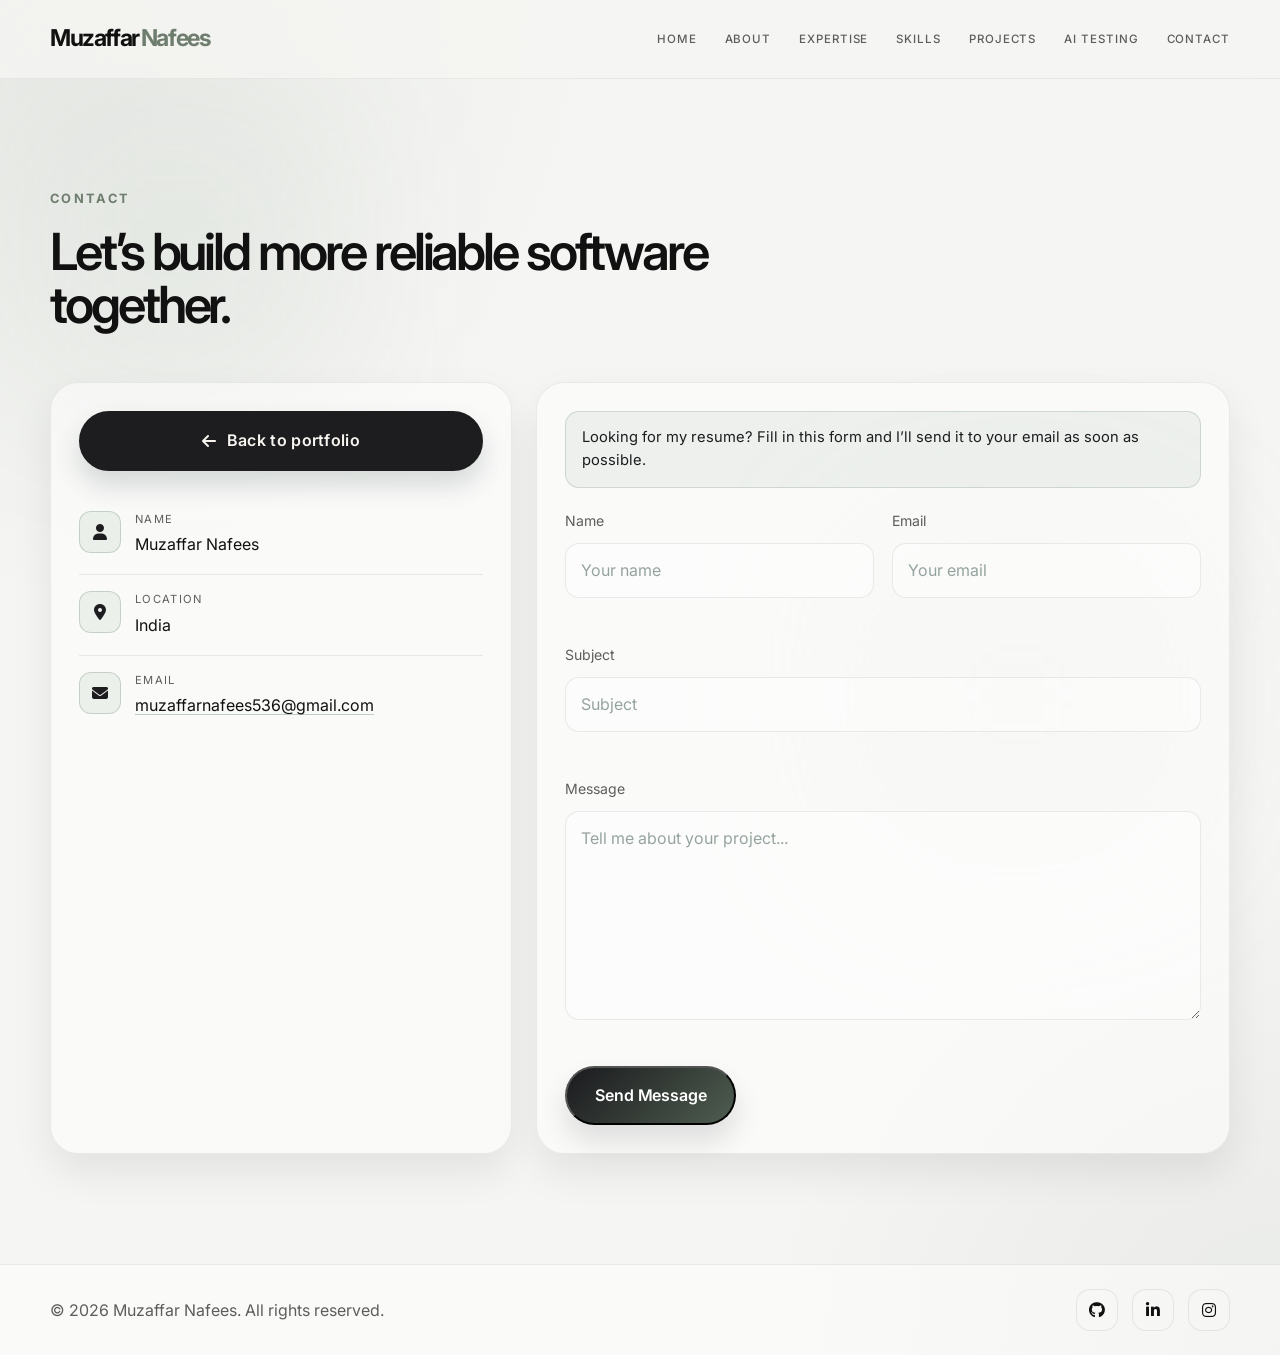
<file: contact.html>
<!DOCTYPE html>
<html lang="en">
  <head>
    <meta charset="UTF-8" />
    <meta name="viewport" content="width=device-width, initial-scale=1.0" />
    <title>Contact Muzaffar Nafees | SDET II</title>
    <meta
      name="description"
      content="Contact Muzaffar Nafees about SDET, test automation, API testing, and quality engineering opportunities."
    />

    

    <link rel="preconnect" href="https://fonts.googleapis.com" />
    <link rel="preconnect" href="https://fonts.gstatic.com" crossorigin />
    <link
      href="https://fonts.googleapis.com/css2?family=Cormorant+Garamond:wght@500;600;700&family=Libre+Baskerville:wght@400;700&family=Inter:wght@400;500;600;700;800&display=swap"
      rel="stylesheet"
    />
    <link
      rel="stylesheet"
      href="https://cdnjs.cloudflare.com/ajax/libs/font-awesome/6.5.2/css/all.min.css"
    />
    <link rel="stylesheet" href="style.css" />
  </head>
  <body>
    <a class="skip-link" href="#main-content">Skip to main content</a>
    <div class="bg-glow glow-1"></div>
    <div class="bg-glow glow-2"></div>

    <header class="site-header">
      <nav class="navbar container" aria-label="Primary navigation">
        <a href="index.html#home" class="brand">Muzaffar<span>Nafees</span></a>

        <button class="nav-toggle" aria-label="Toggle navigation" aria-controls="primary-navigation" aria-expanded="false">
          <span></span>
          <span></span>
          <span></span>
        </button>

        <div class="nav-menu" id="primary-navigation">
          <a href="index.html#home">Home</a>
          <a href="index.html#about">About</a>
          <a href="index.html#expertise">Expertise</a>
          <a href="index.html#skills">Skills</a>
          <a href="index.html#projects">Projects</a>
          <a href="index.html#ai-testing">AI Testing</a>
          <a href="contact.html" aria-current="page">Contact</a>
        </div>
      </nav>
    </header>

    <main id="main-content" tabindex="-1">
      <section class="contact section" id="contact">
        <div class="container">
          <div class="section-heading">
            <p class="eyebrow" id="contact-eyebrow">Contact</p>
            <h1 id="contact-heading">Let’s build more reliable software together.</h1>
          </div>

          <div class="contact-grid">
            <div class="contact-card">
              <a class="btn btn-secondary contact-back" href="index.html">
                <i class="fa-solid fa-arrow-left" aria-hidden="true"></i>
                Back to portfolio
              </a>
              <div class="contact-item">
                <i class="fa-solid fa-user"></i>
                <div>
                  <label>Name</label>
                  <p>Muzaffar Nafees</p>
                </div>
              </div>
              <div class="contact-item">
                <i class="fa-solid fa-location-dot"></i>
                <div>
                  <label>Location</label>
                  <p>India</p>
                </div>
              </div>
              <div class="contact-item">
                <i class="fa-solid fa-envelope"></i>
                <div>
                  <label>Email</label>
                  <a href="mailto:muzaffarnafees536@gmail.com">muzaffarnafees536@gmail.com</a>
                </div>
              </div>
            </div>

            <form class="contact-form" novalidate>
              <div class="resume-note" id="resume-note" role="status" aria-live="polite">
                Looking for my resume? Fill in this form and I’ll send it to your email as soon as possible.
              </div>

              <div class="field-row">
                <div class="field">
                  <label for="name">Name</label>
                  <input id="name" type="text" placeholder="Your name" autocomplete="name" aria-describedby="name-error" />
                  <div class="error-message" id="name-error" aria-live="polite"></div>
                </div>
                <div class="field">
                  <label for="email">Email</label>
                  <input id="email" type="email" placeholder="Your email" autocomplete="email" aria-describedby="email-error" />
                  <div class="error-message" id="email-error" aria-live="polite"></div>
                </div>
              </div>

              <div class="field">
                <label for="subject">Subject</label>
                <input id="subject" type="text" placeholder="Subject" aria-describedby="subject-error" />
                <div class="error-message" id="subject-error" aria-live="polite"></div>
              </div>

              <div class="field">
                <label for="message">Message</label>
                <textarea id="message" rows="7" placeholder="Tell me about your project..." aria-describedby="message-error"></textarea>
                <div class="error-message" id="message-error" aria-live="polite"></div>
              </div>

              <div class="status-message" id="form-status" role="status" aria-live="polite"></div>
              <button type="submit" class="btn btn-primary">Send Message</button>
            </form>
          </div>
        </div>
      </section>
    </main>

    <footer class="site-footer">
      <div class="container footer-wrap">
        <p>© 2026 Muzaffar Nafees. All rights reserved.</p>
        <div class="socials">
          <a href="https://github.com/MuzaffarNafees" target="_blank" rel="noreferrer" aria-label="GitHub">
            <i class="fa-brands fa-github"></i>
          </a>
          <a href="https://www.linkedin.com/in/muzaffar-nafees-b33689193/" target="_blank" rel="noreferrer" aria-label="LinkedIn">
            <i class="fa-brands fa-linkedin-in"></i>
          </a>
          <a href="https://www.instagram.com/muzaffar.nafees/?hl=en" target="_blank" rel="noreferrer" aria-label="Instagram">
            <i class="fa-brands fa-instagram"></i>
          </a>
        </div>
      </div>
    </footer>

    <script src="script.js"></script>
  </body>
</html>
</file>
<file: style.css>
:root {
  --bg: #f5f5f3;
  --bg-soft: #f0f2ee;
  --panel: rgba(255, 255, 255, 0.72);
  --panel-strong: #ffffff;
  --card: rgba(255, 255, 255, 0.82);
  --surface: rgba(17, 17, 17, 0.025);
  --line: rgba(17, 17, 17, 0.08);
  --text: #111111;
  --muted: #5d5d5d;
  --primary: #6e7d6d;
  --secondary: #dfe6df;
  --accent: #1d1d1f;
  --shadow: 0 18px 40px rgba(17, 17, 17, 0.08);
  --shadow-soft: 0 12px 30px rgba(17, 17, 17, 0.04);
}

* {
  margin: 0;
  padding: 0;
  box-sizing: border-box;
}

html {
  scroll-behavior: smooth;
}

body {
  font-family: "Inter", sans-serif;
  background:
    radial-gradient(circle at top left, rgba(125, 142, 126, 0.11), transparent 32%),
    radial-gradient(circle at bottom right, rgba(160, 174, 160, 0.14), transparent 28%),
    var(--bg);
  color: var(--text);
  line-height: 1.6;
  -webkit-font-smoothing: antialiased;
  text-rendering: optimizeLegibility;
  overflow-x: hidden;
}

.scroll-progress {
  position: fixed;
  top: 0;
  left: 0;
  z-index: 100;
  width: 0;
  height: 3px;
  background: linear-gradient(90deg, var(--accent), var(--primary));
  box-shadow: 0 0 14px rgba(121, 151, 127, 0.65);
  pointer-events: none;
}

.cursor-glow {
  position: fixed;
  top: 0;
  left: 0;
  z-index: 0;
  width: 220px;
  height: 220px;
  border-radius: 50%;
  background: rgba(121, 151, 127, 0.1);
  filter: blur(34px);
  opacity: 0;
  pointer-events: none;
  transform: translate(-50%, -50%);
  transition: opacity 0.3s ease;
}

@keyframes fadeInUp {
  from {
    opacity: 0;
    transform: translateY(24px);
  }
  to {
    opacity: 1;
    transform: translateY(0);
  }
}

@keyframes floatCard {
  0%, 100% {
    transform: translateY(0px);
  }
  50% {
    transform: translateY(-12px);
  }
}

@keyframes pulseGlow {
  0%, 100% {
    opacity: 0.45;
  }
  50% {
    opacity: 0.9;
  }
}

@keyframes transitionRise {
  from {
    opacity: 0;
    transform: translateY(18px);
  }
  to {
    opacity: 1;
    transform: translateY(0);
  }
}

@keyframes transitionMark {
  from {
    transform: translateX(-42px);
  }
  to {
    transform: translateX(142px);
  }
}

.page-transition {
  position: fixed;
  inset: 0;
  z-index: 200;
  display: grid;
  place-content: center;
  gap: 20px;
  background: var(--accent);
  color: #f8f5f1;
  text-align: center;
  animation: transitionRise 0.42s ease both;
}

.page-transition-brand {
  font-family: "Inter", sans-serif;
  font-size: clamp(1.45rem, 3vw, 2rem);
  font-weight: 700;
  letter-spacing: -0.045em;
}

.page-transition-brand span {
  margin-left: 0.08em;
  color: var(--secondary);
}

.page-transition-mark {
  position: relative;
  width: 100px;
  height: 1px;
  overflow: hidden;
  background: rgba(217, 225, 210, 0.28);
}

.page-transition-mark span {
  display: block;
  width: 42px;
  height: 1px;
  background: var(--secondary);
  animation: transitionMark 0.8s cubic-bezier(0.65, 0, 0.35, 1) infinite;
}

body.is-leaving > *:not(.page-transition) {
  pointer-events: none;
}

img {
  max-width: 100%;
  display: block;
}

a {
  color: inherit;
  text-decoration: none;
}

:focus-visible {
  outline: 3px solid var(--primary);
  outline-offset: 4px;
}

.skip-link {
  position: fixed;
  top: 12px;
  left: 12px;
  z-index: 100;
  padding: 10px 14px;
  border-radius: 10px;
  background: var(--accent);
  color: #f8f5f1;
  transform: translateY(-160%);
  transition: transform 0.2s ease;
}

.skip-link:focus {
  transform: translateY(0);
}

button,
input,
textarea {
  font: inherit;
}

.container {
  width: min(1180px, calc(100% - 32px));
  margin: 0 auto;
}

section,
article,
.container,
.hero-copy,
.hero-visual,
.about-card,
.info-card,
.project-card,
.contact-card,
.contact-form {
  min-width: 0;
}

.section {
  padding: 110px 0;
}

.alt-section {
  background: rgba(255, 255, 255, 0.02);
  border-top: 1px solid var(--line);
  border-bottom: 1px solid var(--line);
}

.eyebrow {
  font-size: 0.8rem;
  text-transform: uppercase;
  letter-spacing: 0.18em;
  color: var(--primary);
  font-weight: 700;
  margin-bottom: 16px;
}

.section-heading {
  max-width: 720px;
  margin-bottom: 52px;
}

.section-heading h1,
.section-heading h2 {
  font-size: clamp(2.4rem, 4vw, 3.5rem);
  line-height: 1.02;
  letter-spacing: -0.06em;
  font-family: "Inter", sans-serif;
  font-weight: 600;
}

.bg-glow {
  position: fixed;
  filter: blur(90px);
  opacity: 0.5;
  pointer-events: none;
  z-index: 0;
  animation: pulseGlow 7s ease-in-out infinite;
}

.glow-1 {
  width: 300px;
  height: 300px;
  background: rgba(126, 163, 135, 0.18);
  top: 10%;
  left: 2%;
}

.glow-2 {
  width: 320px;
  height: 320px;
  background: rgba(196, 211, 188, 0.26);
  bottom: 5%;
  right: 8%;
}

.site-header,
main,
.site-footer {
  position: relative;
  z-index: 1;
}

.site-header {
  position: sticky;
  top: 0;
  z-index: 20;
  backdrop-filter: blur(18px);
  background: rgba(245, 245, 243, 0.8);
  border-bottom: 1px solid rgba(17, 17, 17, 0.06);
}

.navbar {
  display: flex;
  align-items: center;
  justify-content: space-between;
  min-height: 78px;
}

.brand {
  font-size: clamp(1.45rem, 1.5vw, 1.8rem);
  font-weight: 700;
  letter-spacing: -0.06em;
  font-family: "Inter", sans-serif;
  line-height: 1;
  color: var(--text);
}

.brand span {
  margin-left: 0.08em;
  color: var(--primary);
  font-weight: 700;
}

.nav-menu {
  display: flex;
  align-items: center;
  gap: 28px;
}

.nav-menu a {
  position: relative;
  color: var(--muted);
  font-weight: 500;
  letter-spacing: 0.08em;
  text-transform: uppercase;
  font-size: 0.72rem;
  transition: color 0.2s ease;
}

.nav-menu a:hover {
  color: var(--text);
}

.nav-menu a.is-current {
  color: var(--accent);
}

.nav-menu a.is-current::after {
  content: "";
  position: absolute;
  right: 0;
  bottom: -9px;
  left: 0;
  height: 2px;
  border-radius: 99px;
  background: var(--primary);
}

.nav-toggle {
  display: none;
  width: 44px;
  height: 44px;
  padding: 10px;
  border: 1px solid var(--line);
  border-radius: 12px;
  background: rgba(255, 255, 255, 0.55);
  color: var(--text);
  cursor: pointer;
}

.nav-toggle:hover {
  border-color: rgba(65, 93, 79, 0.35);
}

.nav-toggle span {
  display: block;
  height: 2px;
  margin: 4px 0;
  border-radius: 99px;
  background: currentColor;
}

.hero {
  padding: 110px 0 80px;
}

.hero-grid {
  display: grid;
  grid-template-columns: 1.2fr 0.8fr;
  align-items: center;
  gap: 48px;
}

.hero-copy {
  width: 100%;
  animation: fadeInUp 0.9s ease both;
}

.hero-copy h1 {
  display: block;
  font-size: clamp(3rem, 4.8vw, 6.3rem);
  line-height: 0.9;
  letter-spacing: -0.08em;
  max-width: 760px;
  font-family: "Inter", sans-serif;
  font-weight: 600;
  margin-top: 28px;
  color: var(--text);
  text-shadow: 0 10px 30px rgba(17, 17, 17, 0.02);
}

.headline-line {
  display: block;
  white-space: normal;
}

.headline-line + .headline-line {
  margin-top: 0.12em;
}

.highlight {
  color: var(--primary);
  font-style: normal;
  font-weight: 600;
}

.subtitle {
  font-size: clamp(1.06rem, 1.4vw, 1.4rem);
  color: var(--muted);
  max-width: 700px;
  margin-top: 22px;
  font-weight: 400;
  line-height: 1.65;
}

.typewriter-wrap {
  display: flex;
  align-items: center;
  flex-wrap: wrap;
  gap: 10px;
  margin-top: 18px;
  font-size: 0.9rem;
  color: var(--text);
  letter-spacing: 0.18em;
  text-transform: uppercase;
}

.static-text {
  color: var(--muted);
}

.typed-text {
  color: var(--accent);
  font-weight: 700;
}

.cta-row {
  display: flex;
  flex-wrap: wrap;
  gap: 18px;
  margin-top: 32px;
}

.btn {
  position: relative;
  overflow: hidden;
  display: inline-flex;
  align-items: center;
  justify-content: center;
  border-radius: 999px;
  padding: 15px 28px;
  font-weight: 600;
  letter-spacing: -0.01em;
  transition: transform 0.2s ease, box-shadow 0.2s ease, border-color 0.2s ease;
}

.ripple {
  position: absolute;
  width: 12px;
  height: 12px;
  border-radius: 50%;
  background: rgba(255, 255, 255, 0.42);
  pointer-events: none;
  transform: translate(-50%, -50%) scale(0);
  animation: ripple 0.6s ease-out forwards;
}

@keyframes ripple {
  to {
    opacity: 0;
    transform: translate(-50%, -50%) scale(18);
  }
}

.btn:hover {
  transform: translateY(-4px) scale(1.02);
  box-shadow: 0 22px 34px rgba(46, 69, 61, 0.16);
}

.btn-primary {
  color: #ffffff;
  background: linear-gradient(135deg, #1a1a1d, #4f5d50);
  box-shadow: 0 16px 28px rgba(17, 17, 17, 0.12);
}

.btn-secondary {
  background: rgba(255, 255, 255, 0.35);
  border: 1px solid rgba(17, 17, 17, 0.08);
  color: var(--text);
}

.mini-stats {
  display: grid;
  grid-template-columns: repeat(3, minmax(120px, 1fr));
  gap: 18px;
  margin-top: 42px;
  max-width: 540px;
}

.mini-stats div {
  padding: 18px 16px;
  background: rgba(255, 255, 255, 0.42);
  border: 1px solid rgba(17, 17, 17, 0.06);
  border-radius: 20px;
  backdrop-filter: blur(6px);
  animation: floatCard 5.2s ease-in-out infinite;
  transition: transform 0.25s ease, box-shadow 0.25s ease;
  box-shadow: var(--shadow-soft);
}

.mini-stats div:hover {
  transform: translateY(-6px);
  box-shadow: 0 18px 30px rgba(31, 51, 42, 0.08);
}

.mini-stats div:nth-child(2) {
  animation-delay: 1s;
}

.mini-stats div:nth-child(3) {
  animation-delay: 2s;
}

.mini-stats strong {
  display: block;
  font-size: 1.4rem;
  margin-bottom: 6px;
  color: var(--primary);
}

.mini-stats span {
  color: var(--muted);
  font-size: 0.88rem;
}

.hero-visual {
  display: flex;
  justify-content: center;
}

.profile-card {
  width: min(440px, 100%);
  padding: 18px;
  border-radius: 30px;
  background: linear-gradient(180deg, rgba(255, 255, 255, 0.9), rgba(246, 246, 244, 0.96));
  border: 1px solid rgba(17, 17, 17, 0.06);
  box-shadow: 0 28px 70px rgba(17, 17, 17, 0.08);
  transform: perspective(1200px) rotateY(-6deg) rotateX(2deg);
  transition: transform 0.35s ease, box-shadow 0.35s ease;
  animation: floatCard 6.5s ease-in-out infinite;
}

.profile-card:hover {
  transform: perspective(1200px) rotateY(0deg) rotateX(0deg) translateY(-10px);
  box-shadow: 0 32px 70px rgba(17, 17, 17, 0.12);
}

.profile-image-wrap {
  overflow: hidden;
  border-radius: 24px;
  background: linear-gradient(180deg, rgba(126, 163, 135, 0.12), rgba(196, 211, 188, 0.18));
}

.profile-image-wrap img {
  width: 100%;
  height: 520px;
  object-fit: cover;
  border-radius: 24px;
}

.profile-badges {
  display: flex;
  flex-wrap: wrap;
  gap: 10px;
  margin-top: 18px;
}

.profile-badges span {
  display: inline-flex;
  align-items: center;
  gap: 8px;
  background: rgba(255, 255, 255, 0.42);
  border: 1px solid var(--line);
  padding: 10px 14px;
  border-radius: 999px;
  color: var(--muted);
  font-size: 0.9rem;
}

.about-grid {
  display: grid;
  grid-template-columns: 1.3fr 1fr 0.9fr;
  gap: 22px;
}

.about-card,
.info-card,
.contact-card,
.contact-form,
.ai-panel,
.quote-panel,
.project-card {
  background: rgba(255, 255, 255, 0.5);
  border: 1px solid rgba(31, 51, 42, 0.08);
  border-radius: 28px;
  box-shadow: var(--shadow);
  transition: transform 0.25s ease, box-shadow 0.25s ease, border-color 0.25s ease;
}

.about-card:hover,
.info-card:hover,
.contact-card:hover,
.contact-form:hover,
.ai-panel:hover,
.quote-panel:hover,
.project-card:hover {
  transform: translateY(-8px);
  box-shadow: 0 22px 42px rgba(31, 51, 42, 0.11);
  border-color: rgba(121, 151, 127, 0.28);
}

.tilt-card {
  transform: perspective(900px) rotateX(var(--tilt-x, 0deg)) rotateY(var(--tilt-y, 0deg));
}

.tilt-card:hover {
  transform: perspective(900px) rotateX(var(--tilt-x, 0deg)) rotateY(var(--tilt-y, 0deg)) translateY(-8px);
}

.reveal {
  opacity: 0;
  transform: translateY(24px);
  transition: opacity 0.7s ease, transform 0.7s ease;
}

.reveal.is-visible {
  opacity: 1;
  transform: translateY(0);
}

.reveal.is-visible.tilt-card {
  transform: perspective(900px) rotateX(var(--tilt-x, 0deg)) rotateY(var(--tilt-y, 0deg));
}

.reveal.is-visible.tilt-card:hover {
  transform: perspective(900px) rotateX(var(--tilt-x, 0deg)) rotateY(var(--tilt-y, 0deg)) translateY(-8px);
}

.about-card {
  padding: 28px;
}

.intro-card p {
  color: var(--muted);
  margin-bottom: 16px;
}

.highlight-card h3 {
  font-size: 2rem;
  margin: 12px 0 16px;
  letter-spacing: -0.05em;
}

.mini-label {
  display: inline-block;
  padding: 8px 12px;
  border-radius: 999px;
  background: rgba(126, 163, 135, 0.12);
  border: 1px solid rgba(65, 93, 79, 0.2);
  color: var(--accent);
  font-size: 0.75rem;
  text-transform: uppercase;
  letter-spacing: 0.08em;
}

.highlight-card ul,
.info-card ul,
.ai-panel ul {
  list-style: none;
  display: grid;
  gap: 10px;
  color: var(--muted);
}

.highlight-card li::before,
.info-card li::before,
.ai-panel li::before {
  content: "•";
  color: var(--accent);
  margin-right: 8px;
}

.metrics-card {
  display: grid;
  gap: 18px;
}

.metric {
  padding: 18px 16px;
  border-radius: 18px;
  background: rgba(255, 255, 255, 0.03);
  border: 1px solid var(--line);
}

.metric strong {
  display: block;
  font-size: 1.2rem;
  color: var(--primary);
}

.metric span {
  color: var(--muted);
}

.cards-grid {
  display: grid;
  gap: 22px;
}

.three-up {
  grid-template-columns: repeat(3, minmax(0, 1fr));
}

.info-card {
  padding: 28px 24px;
}

.icon-wrap {
  width: 62px;
  height: 62px;
  border-radius: 18px;
  display: grid;
  place-items: center;
  background: linear-gradient(135deg, rgba(126, 163, 135, 0.12), rgba(196, 211, 188, 0.18));
  border: 1px solid rgba(65, 93, 79, 0.2);
  color: var(--accent);
  font-size: 1.5rem;
  margin-bottom: 18px;
}

.info-card h3 {
  margin-bottom: 14px;
  font-size: 1.5rem;
  letter-spacing: -0.04em;
}

.stack-layout {
  display: grid;
  grid-template-columns: repeat(2, minmax(0, 1fr));
  gap: 24px;
}

.stack-block {
  padding: 24px;
  border-radius: 22px;
  background: rgba(255, 255, 255, 0.38);
  border: 1px solid var(--line);
}

.stack-block h3 {
  margin-bottom: 18px;
  font-size: 1.2rem;
}

.chip-group {
  display: flex;
  flex-wrap: wrap;
  gap: 10px;
}

.chip-group span {
  background: rgba(255, 255, 255, 0.58);
  border: 1px solid var(--line);
  color: var(--text);
  padding: 10px 14px;
  border-radius: 999px;
  font-size: 0.9rem;
}

.projects-grid {
  display: grid;
  grid-template-columns: repeat(3, minmax(0, 1fr));
  gap: 24px;
}

.project-card {
  padding: 26px 22px;
}

.project-tag {
  display: inline-block;
  margin-bottom: 14px;
  padding: 8px 10px;
  border-radius: 999px;
  background: rgba(121, 151, 127, 0.1);
  border: 1px solid rgba(121, 151, 127, 0.22);
  color: var(--accent);
  text-transform: uppercase;
  letter-spacing: 0.08em;
  font-size: 0.7rem;
  font-weight: 700;
}

.project-card h3 {
  margin-bottom: 12px;
  font-size: 1.7rem;
  letter-spacing: -0.05em;
}

.project-card p,
.project-card li {
  color: var(--muted);
}

.project-card ul {
  list-style: none;
  display: grid;
  gap: 10px;
  margin-top: 16px;
}

.project-card li::before {
  content: "•";
  color: var(--primary);
  margin-right: 8px;
}

.project-meta {
  display: flex;
  flex-wrap: wrap;
  gap: 8px;
  margin-top: 18px;
}

.project-meta span {
  display: inline-flex;
  padding: 8px 12px;
  border-radius: 999px;
  background: rgba(255, 255, 255, 0.58);
  border: 1px solid var(--line);
  color: var(--text);
  font-size: 0.76rem;
}

.ai-grid {
  display: grid;
  grid-template-columns: 1.3fr 0.7fr;
  gap: 22px;
}

.ai-panel,
.quote-panel {
  padding: 28px;
}

.quote-panel {
  display: grid;
  place-items: center;
  background: linear-gradient(135deg, rgba(126, 163, 135, 0.1), rgba(196, 211, 188, 0.18));
}

.quote-panel p {
  font-size: clamp(1.5rem, 3vw, 2.2rem);
  line-height: 1.1;
  font-family: "Cormorant Garamond", serif;
  letter-spacing: -0.02em;
  font-weight: 600;
}

.architecture-flow {
  display: flex;
  flex-direction: column;
  align-items: center;
  gap: 12px;
}

.flow-block,
.multi-stack {
  background: rgba(255, 255, 255, 0.4);
  border: 1px solid var(--line);
  border-radius: 16px;
  padding: 16px 22px;
  text-align: center;
  min-width: min(100%, 360px);
  font-weight: 600;
}

.flow-block {
  color: var(--text);
  cursor: pointer;
  font: inherit;
  transition: transform 0.25s ease, background 0.25s ease, border-color 0.25s ease, box-shadow 0.25s ease;
}

.flow-block:hover,
.flow-block.is-active {
  transform: translateX(8px);
  background: rgba(121, 151, 127, 0.14);
  border-color: rgba(65, 93, 79, 0.36);
  box-shadow: 0 12px 26px rgba(31, 51, 42, 0.1);
}

.flow-block.is-pulse {
  animation: architecturePulse 0.7s ease both;
}

@keyframes architecturePulse {
  0% {
    box-shadow: 0 0 0 0 rgba(121, 151, 127, 0.45);
  }
  60% {
    box-shadow: 0 0 0 12px rgba(121, 151, 127, 0);
  }
  100% {
    box-shadow: 0 12px 26px rgba(31, 51, 42, 0.1);
  }
}

.architecture-intro {
  max-width: 600px;
  margin-top: 18px;
  color: var(--muted);
}

.architecture-detail {
  display: grid;
  grid-template-columns: 0.8fr 1.5fr auto;
  align-items: center;
  gap: 24px;
  margin: 32px auto 0;
  padding: 22px 24px;
  max-width: 860px;
  border: 1px solid rgba(121, 151, 127, 0.24);
  border-radius: 22px;
  background: rgba(255, 255, 255, 0.54);
  box-shadow: var(--shadow);
}

.architecture-detail-label {
  display: block;
  margin-bottom: 6px;
  color: var(--primary);
  font-size: 0.7rem;
  font-weight: 700;
  letter-spacing: 0.14em;
  text-transform: uppercase;
}

.architecture-detail h3 {
  font-family: "Cormorant Garamond", serif;
  font-size: 1.8rem;
  line-height: 1;
}

.architecture-detail p {
  color: var(--muted);
}

.architecture-play {
  display: inline-flex;
  align-items: center;
  gap: 9px;
  min-height: 44px;
  padding: 10px 15px;
  border: 1px solid rgba(65, 93, 79, 0.22);
  border-radius: 999px;
  background: var(--accent);
  color: #f8f5f1;
  cursor: pointer;
  font-weight: 700;
  white-space: nowrap;
  transition: transform 0.2s ease, box-shadow 0.2s ease;
}

.architecture-play:hover {
  transform: translateY(-3px);
  box-shadow: 0 12px 24px rgba(46, 69, 61, 0.18);
}

.architecture-play.is-complete {
  background: var(--primary);
}

.architecture-progress {
  width: min(860px, 100%);
  height: 5px;
  margin: 18px auto 0;
  overflow: hidden;
  border-radius: 999px;
  background: rgba(121, 151, 127, 0.14);
}

.architecture-progress span {
  display: block;
  width: 16.66%;
  height: 100%;
  border-radius: inherit;
  background: linear-gradient(90deg, var(--primary), var(--accent));
  transition: width 0.45s ease;
}

.architecture-status {
  margin-top: 10px;
  color: var(--muted);
  font-size: 0.82rem;
  text-align: center;
}

.multi-stack {
  display: flex;
  flex-wrap: wrap;
  justify-content: center;
  gap: 10px;
  min-width: min(100%, 440px);
}

.multi-stack span {
  border-radius: 999px;
  padding: 8px 12px;
  background: rgba(255, 255, 255, 0.58);
  border: 1px solid var(--line);
}

.connector {
  position: relative;
  color: var(--primary);
  font-size: 1.1rem;
  transition: color 0.25s ease, transform 0.25s ease;
}

.connector.is-live {
  color: var(--accent);
  transform: scale(1.22);
}

.connector.is-live::after {
  content: "";
  position: absolute;
  top: 50%;
  left: 50%;
  width: 8px;
  height: 8px;
  border-radius: 50%;
  background: var(--primary);
  box-shadow: 0 0 0 5px rgba(121, 151, 127, 0.16);
  transform: translate(-50%, -50%);
  animation: signalTravel 0.7s ease-in-out both;
}

@keyframes signalTravel {
  0% {
    opacity: 0;
    transform: translate(-50%, -90%);
  }
  45% {
    opacity: 1;
  }
  100% {
    opacity: 0;
    transform: translate(-50%, 90%);
  }
}

.contact-grid {
  display: grid;
  grid-template-columns: 0.8fr 1.2fr;
  gap: 24px;
}

.contact-card,
.contact-form {
  padding: 28px;
}

.contact-back {
  width: 100%;
  min-height: 58px;
  margin: 0 0 24px;
  gap: 10px;
  border: 2px solid var(--accent);
  background: var(--accent);
  color: #f8f5f1;
  box-shadow: 0 14px 26px rgba(46, 69, 61, 0.18);
  letter-spacing: 0.02em;
}

.contact-back:hover {
  background: var(--text);
  border-color: var(--text);
  box-shadow: 0 18px 32px rgba(46, 69, 61, 0.24);
}

.contact-item {
  display: flex;
  align-items: flex-start;
  gap: 14px;
  padding: 16px 0;
  border-bottom: 1px solid var(--line);
}

.contact-item:last-child {
  border-bottom: none;
}

.contact-item i {
  display: inline-grid;
  place-items: center;
  width: 42px;
  height: 42px;
  border-radius: 12px;
  color: var(--primary);
  background: rgba(102, 217, 239, 0.08);
  border: 1px solid rgba(102, 217, 239, 0.2);
}

.contact-item label {
  display: block;
  text-transform: uppercase;
  letter-spacing: 0.12em;
  color: var(--muted);
  font-size: 0.7rem;
  margin-bottom: 4px;
}

.contact-item p,
.contact-item a {
  color: var(--text);
  overflow-wrap: anywhere;
}

.contact-item a {
  text-decoration: underline;
  text-decoration-color: rgba(121, 151, 127, 0.45);
  text-underline-offset: 3px;
}

.field-row {
  display: grid;
  grid-template-columns: repeat(2, minmax(0, 1fr));
  gap: 18px;
}

.field {
  display: grid;
  gap: 10px;
  margin-bottom: 18px;
}

.field label {
  color: var(--muted);
  font-size: 0.88rem;
}

.field input,
.field textarea {
  width: 100%;
  min-height: 48px;
  background: rgba(255, 255, 255, 0.4);
  border: 1px solid var(--line);
  border-radius: 14px;
  padding: 14px 15px;
  color: var(--text);
  resize: vertical;
  transition: border-color 0.2s ease, box-shadow 0.2s ease, transform 0.2s ease;
}

.field input::placeholder,
.field textarea::placeholder {
  color: rgba(24, 56, 47, 0.45);
}

.field input:focus,
.field textarea:focus {
  outline: none;
  border-color: rgba(65, 93, 79, 0.7);
  box-shadow: 0 0 0 4px rgba(121, 151, 127, 0.12);
}

.field.has-error input,
.field.has-error textarea {
  border-color: #c25a5a;
  box-shadow: 0 0 0 4px rgba(194, 90, 90, 0.08);
}

.error-message {
  min-height: 18px;
  font-size: 0.78rem;
  color: #b14a4a;
}

.status-message {
  display: none;
  margin-bottom: 16px;
  padding: 12px 14px;
  border-radius: 12px;
  font-size: 0.9rem;
}

.status-message.visible {
  display: block;
}

.status-message.error {
  background: rgba(194, 90, 90, 0.08);
  border: 1px solid rgba(194, 90, 90, 0.2);
  color: #8e3232;
}

.status-message.success {
  background: rgba(76, 143, 110, 0.08);
  border: 1px solid rgba(76, 143, 110, 0.2);
  color: #2d684d;
}

.resume-note {
  margin-bottom: 22px;
  padding: 14px 16px;
  border: 1px solid rgba(121, 151, 127, 0.28);
  border-radius: 14px;
  background: rgba(121, 151, 127, 0.1);
  color: var(--accent);
  font-size: 0.92rem;
}

.site-footer {
  border-top: 1px solid var(--line);
  background: rgba(255, 255, 255, 0.52);
}

.footer-wrap {
  display: flex;
  align-items: center;
  justify-content: space-between;
  min-height: 90px;
  gap: 18px;
}

.footer-wrap p {
  color: var(--muted);
}

.socials {
  display: flex;
  align-items: center;
  gap: 14px;
}

.socials a {
  width: 42px;
  height: 42px;
  display: grid;
  place-items: center;
  border-radius: 14px;
  border: 1px solid var(--line);
  background: rgba(255, 255, 255, 0.02);
  color: var(--text);
}

@media (max-width: 980px) {
  .hero-grid,
  .about-grid,
  .contact-grid,
  .ai-grid,
  .three-up,
  .stack-layout,
  .projects-grid {
    grid-template-columns: 1fr;
  }

  .nav-toggle {
    display: block;
  }

  .nav-menu {
    position: absolute;
    top: 100%;
    left: 0;
    right: 0;
    display: none;
    flex-direction: column;
    align-items: flex-start;
    padding: 18px 16px 24px;
    background: rgba(244, 241, 234, 0.97);
    backdrop-filter: blur(18px);
    border-bottom: 1px solid var(--line);
    box-shadow: var(--shadow);
    max-height: calc(100vh - 80px);
    overflow-y: auto;
  }

  .nav-menu.is-open {
    display: flex;
  }

  .nav-menu a {
    width: 100%;
    padding: 12px 4px;
    border-bottom: 1px solid rgba(31, 51, 42, 0.06);
  }

  .hero {
    padding-top: 70px;
  }

  .hero-visual {
    margin-top: 10px;
  }
}

@media (max-width: 640px) {
  .container {
    width: min(100% - 24px, 520px);
  }

  .section {
    padding: 72px 0;
  }

  .navbar {
    min-height: 68px;
  }

  .brand {
    font-size: 1.65rem;
  }

  .hero {
    padding: 58px 0 64px;
  }

  .hero-copy h1 {
    font-size: clamp(2.8rem, 14vw, 4.6rem);
    line-height: 0.92;
    letter-spacing: -0.065em;
    margin-top: 22px;
  }

  .subtitle {
    font-size: 1.05rem;
    line-height: 1.5;
  }

  .typewriter-wrap {
    align-items: flex-start;
    flex-direction: column;
    gap: 3px;
    font-size: 0.76rem;
    line-height: 1.4;
  }

  .section-heading {
    margin-bottom: 34px;
  }

  .section-heading h1,
  .section-heading h2 {
    font-size: clamp(2rem, 10vw, 3rem);
    line-height: 1.05;
  }

  .mini-stats,
  .field-row {
    grid-template-columns: 1fr;
  }

  .profile-image-wrap img {
    height: min(420px, 105vw);
  }

  .profile-card,
  .about-card,
  .info-card,
  .project-card,
  .ai-panel,
  .quote-panel,
  .contact-card,
  .contact-form {
    border-radius: 22px;
  }

  .profile-card {
    padding: 12px;
  }

  .profile-image-wrap,
  .profile-image-wrap img {
    border-radius: 17px;
  }

  .profile-badges {
    gap: 8px;
    margin-top: 12px;
  }

  .profile-badges span {
    padding: 8px 10px;
    font-size: 0.78rem;
  }

  .cta-row {
    flex-direction: column;
    align-items: stretch;
  }

  .btn {
    width: 100%;
  }

  .mini-stats {
    gap: 12px;
    margin-top: 30px;
  }

  .mini-stats div {
    padding: 14px 12px;
  }

  .mini-stats strong {
    font-size: 1.15rem;
  }

  .mini-stats span {
    font-size: 0.78rem;
  }

  .field-row {
    gap: 0;
  }

  .contact-item {
    gap: 10px;
  }

  .contact-item i {
    flex: 0 0 38px;
    width: 38px;
    height: 38px;
  }

  .flow-block,
  .multi-stack {
    min-width: 0;
    width: 100%;
  }

  .architecture-detail {
    grid-template-columns: 1fr;
    gap: 14px;
    padding: 20px;
  }

  .architecture-play {
    justify-content: center;
    width: 100%;
  }

  .footer-wrap {
    flex-direction: column;
    text-align: center;
    padding: 24px 0;
  }
}

@media (max-width: 360px) {
  .container {
    width: calc(100% - 20px);
  }

  .hero-copy h1 {
    font-size: 2.55rem;
  }

  .eyebrow {
    font-size: 0.7rem;
    letter-spacing: 0.13em;
  }

  .section {
    padding: 60px 0;
  }

  .about-card,
  .info-card,
  .project-card,
  .ai-panel,
  .quote-panel,
  .contact-card,
  .contact-form {
    padding: 20px 16px;
  }

  .profile-badges span {
    width: 100%;
    justify-content: center;
  }

  .flow-block,
  .multi-stack {
    padding-left: 14px;
    padding-right: 14px;
  }
}

@media (prefers-reduced-motion: reduce) {
  html {
    scroll-behavior: auto;
  }

  *,
  *::before,
  *::after {
    animation-duration: 0.01ms !important;
    animation-iteration-count: 1 !important;
    transition-duration: 0.01ms !important;
  }

  .cursor-glow,
  .ripple {
    display: none;
  }
}

@media (hover: none), (pointer: coarse) {
  .cursor-glow {
    display: none;
  }
}

.contact-item i {
  color: var(--accent);
  background: rgba(126, 163, 135, 0.12);
  border: 1px solid rgba(65, 93, 79, 0.22);
}

.socials a:hover {
  border-color: rgba(65, 93, 79, 0.3);
  transform: translateY(-2px);
}

.nav-menu a {
  color: var(--muted);
}

.nav-menu a:hover {
  color: var(--text);
}
</file>
